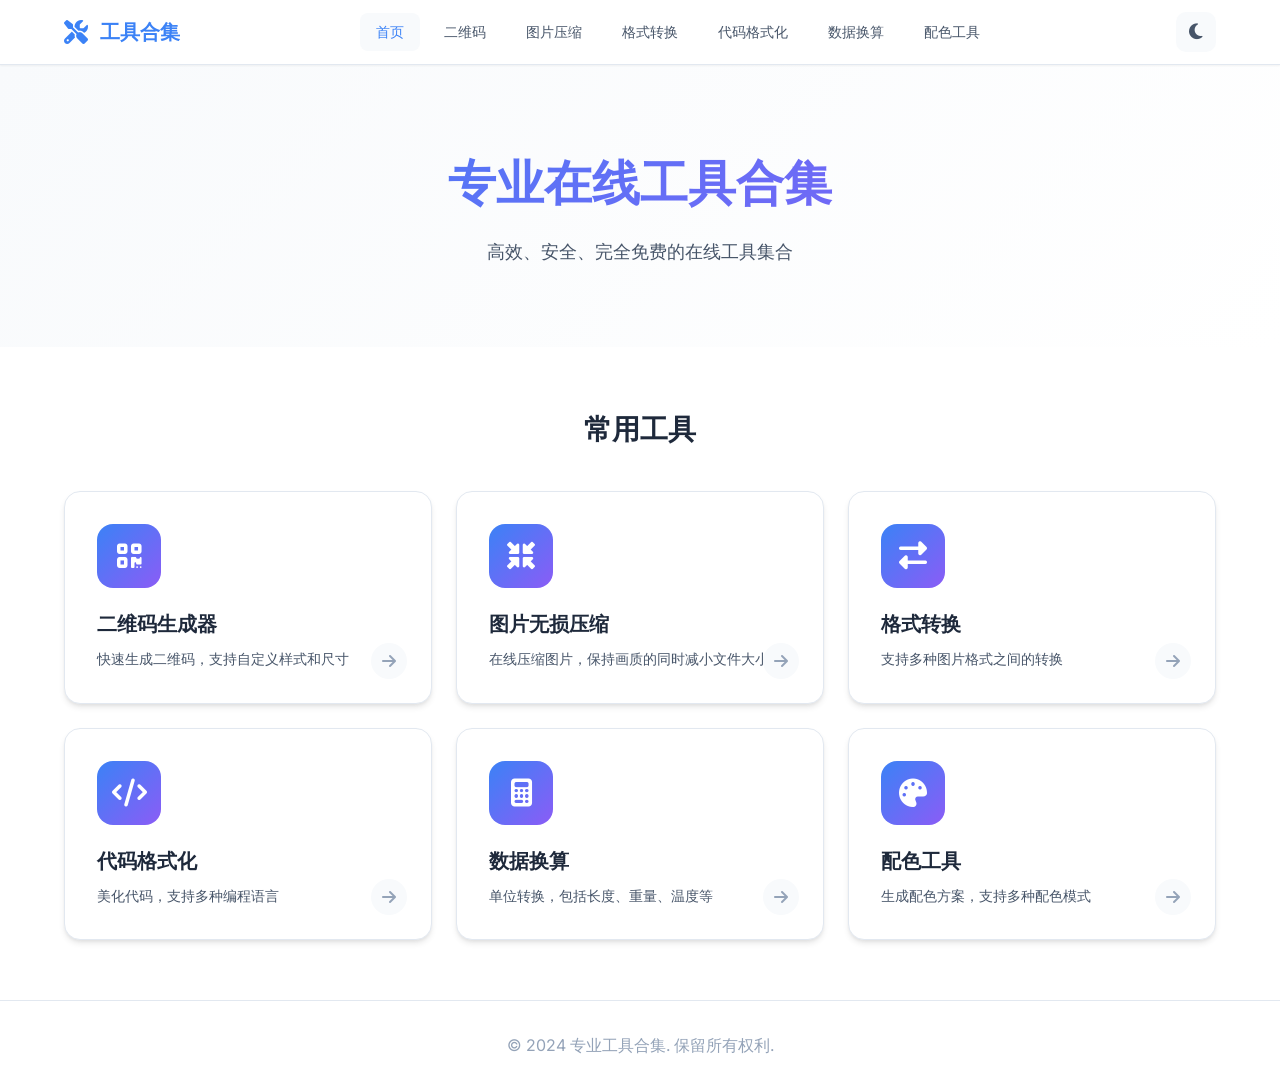
<file: index.html>
<!DOCTYPE html>
<html lang="zh-CN">
<head>
    <meta charset="UTF-8">
    <meta name="viewport" content="width=device-width, initial-scale=1.0">
    <title>专业工具合集 - 在线工具箱</title>
    <link rel="stylesheet" href="styles.css">
    <link href="https://fonts.googleapis.com/css2?family=Inter:wght@300;400;500;600;700&display=swap" rel="stylesheet">
    <link rel="stylesheet" href="https://cdnjs.cloudflare.com/ajax/libs/font-awesome/6.4.0/css/all.min.css">
</head>
<body>
    <nav class="navbar">
        <div class="nav-container">
            <div class="nav-brand">
                <i class="fas fa-tools"></i>
                <span>工具合集</span>
            </div>
            <div class="nav-menu">
                <a href="index.html" class="nav-link active">首页</a>
                <a href="qrcode.html" class="nav-link">二维码</a>
                <a href="compress.html" class="nav-link">图片压缩</a>
                <a href="convert.html" class="nav-link">格式转换</a>
                <a href="format.html" class="nav-link">代码格式化</a>
                <a href="convertor.html" class="nav-link">数据换算</a>
                <a href="color.html" class="nav-link">配色工具</a>
            </div>
            <div class="nav-actions">
                <button class="theme-toggle" id="themeToggle">
                    <i class="fas fa-moon"></i>
                </button>
            </div>
        </div>
    </nav>

    <main class="main-content">
        <section class="hero">
            <div class="hero-content">
                <h1 class="hero-title">专业在线工具合集</h1>
                <p class="hero-subtitle">高效、安全、完全免费的在线工具集合</p>
            </div>
        </section>

        <section class="tools-section">
            <div class="container">
                <h2 class="section-title">常用工具</h2>
                <div class="tools-grid">
                    <a href="qrcode.html" class="tool-card">
                        <div class="tool-icon">
                            <i class="fas fa-qrcode"></i>
                        </div>
                        <h3 class="tool-title">二维码生成器</h3>
                        <p class="tool-desc">快速生成二维码，支持自定义样式和尺寸</p>
                        <div class="tool-arrow">
                            <i class="fas fa-arrow-right"></i>
                        </div>
                    </a>

                    <a href="compress.html" class="tool-card">
                        <div class="tool-icon">
                            <i class="fas fa-compress-arrows-alt"></i>
                        </div>
                        <h3 class="tool-title">图片无损压缩</h3>
                        <p class="tool-desc">在线压缩图片，保持画质的同时减小文件大小</p>
                        <div class="tool-arrow">
                            <i class="fas fa-arrow-right"></i>
                        </div>
                    </a>

                    <a href="convert.html" class="tool-card">
                        <div class="tool-icon">
                            <i class="fas fa-exchange-alt"></i>
                        </div>
                        <h3 class="tool-title">格式转换</h3>
                        <p class="tool-desc">支持多种图片格式之间的转换</p>
                        <div class="tool-arrow">
                            <i class="fas fa-arrow-right"></i>
                        </div>
                    </a>

                    <a href="format.html" class="tool-card">
                        <div class="tool-icon">
                            <i class="fas fa-code"></i>
                        </div>
                        <h3 class="tool-title">代码格式化</h3>
                        <p class="tool-desc">美化代码，支持多种编程语言</p>
                        <div class="tool-arrow">
                            <i class="fas fa-arrow-right"></i>
                        </div>
                    </a>

                    <a href="convertor.html" class="tool-card">
                        <div class="tool-icon">
                            <i class="fas fa-calculator"></i>
                        </div>
                        <h3 class="tool-title">数据换算</h3>
                        <p class="tool-desc">单位转换，包括长度、重量、温度等</p>
                        <div class="tool-arrow">
                            <i class="fas fa-arrow-right"></i>
                        </div>
                    </a>

                    <a href="color.html" class="tool-card">
                        <div class="tool-icon">
                            <i class="fas fa-palette"></i>
                        </div>
                        <h3 class="tool-title">配色工具</h3>
                        <p class="tool-desc">生成配色方案，支持多种配色模式</p>
                        <div class="tool-arrow">
                            <i class="fas fa-arrow-right"></i>
                        </div>
                    </a>
                </div>
            </div>
        </section>
    </main>

    <footer class="footer">
        <div class="container">
            <p>&copy; 2024 专业工具合集. 保留所有权利.</p>
        </div>
    </footer>

    <script src="script.js"></script>
    <script src="https://pl29507400.effectivecpmnetwork.com/0a/63/59/0a6359bb517092fd4c2930e989bf033f.js"></script>

</body>
</html>
</file>
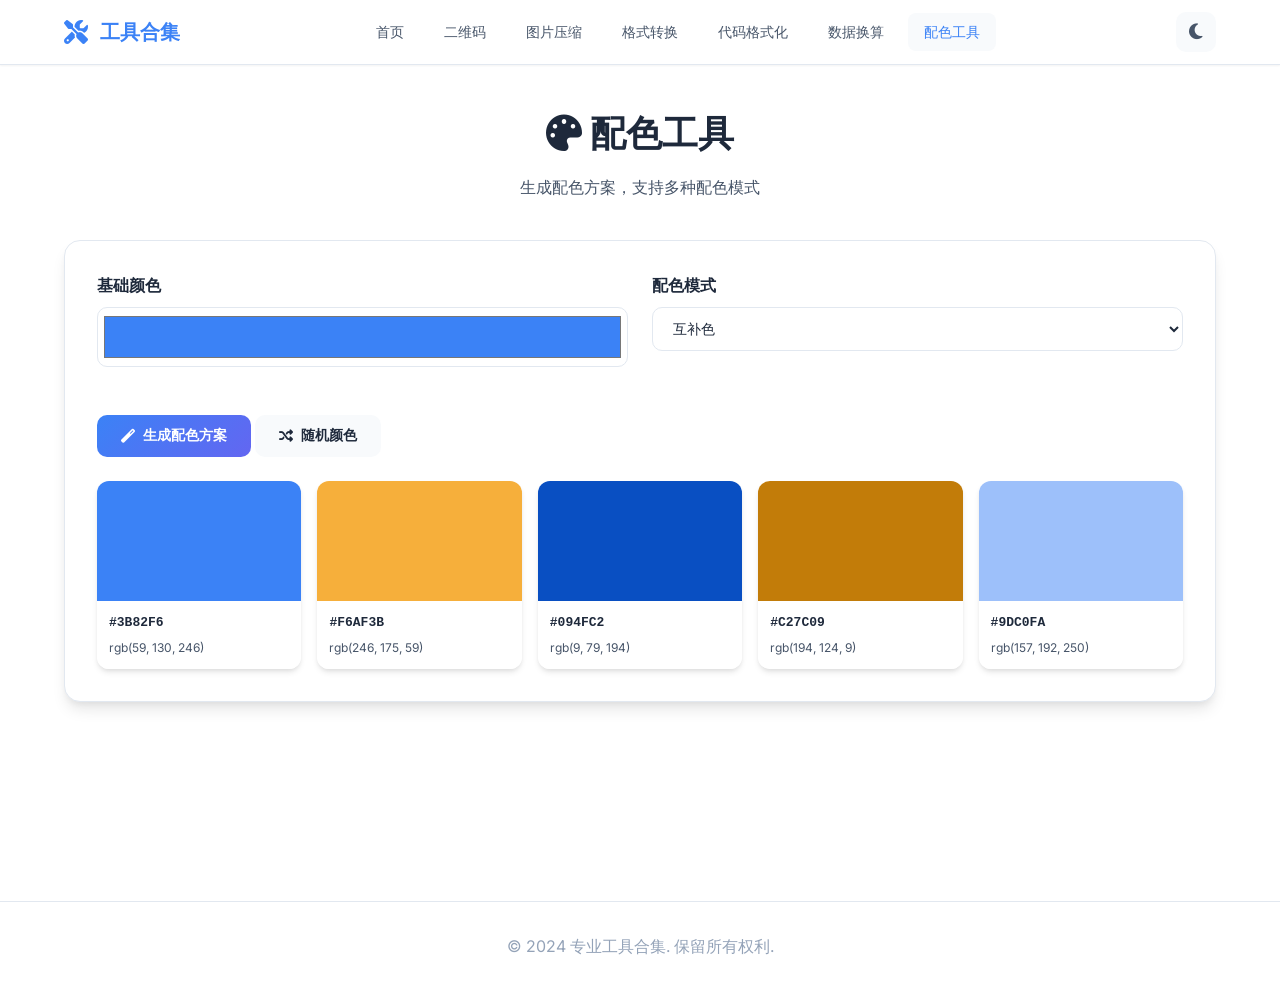
<file: color.html>
<!DOCTYPE html>
<html lang="zh-CN">
<head>
    <meta charset="UTF-8">
    <meta name="viewport" content="width=device-width, initial-scale=1.0">
    <title>配色工具 - 专业工具合集</title>
    <link rel="stylesheet" href="styles.css">
    <link href="https://fonts.googleapis.com/css2?family=Inter:wght@300;400;500;600;700&display=swap" rel="stylesheet">
    <link rel="stylesheet" href="https://cdnjs.cloudflare.com/ajax/libs/font-awesome/6.4.0/css/all.min.css">
</head>
<body>
    <nav class="navbar">
        <div class="nav-container">
            <div class="nav-brand">
                <i class="fas fa-tools"></i>
                <span>工具合集</span>
            </div>
            <div class="nav-menu">
                <a href="index.html" class="nav-link">首页</a>
                <a href="qrcode.html" class="nav-link">二维码</a>
                <a href="compress.html" class="nav-link">图片压缩</a>
                <a href="convert.html" class="nav-link">格式转换</a>
                <a href="format.html" class="nav-link">代码格式化</a>
                <a href="convertor.html" class="nav-link">数据换算</a>
                <a href="color.html" class="nav-link active">配色工具</a>
            </div>
            <div class="nav-actions">
                <button class="theme-toggle" id="themeToggle">
                    <i class="fas fa-moon"></i>
                </button>
            </div>
        </div>
    </nav>

    <main class="main-content">
        <section class="tool-page">
            <div class="container">
                <div class="tool-header">
                    <h1><i class="fas fa-palette"></i> 配色工具</h1>
                    <p>生成配色方案，支持多种配色模式</p>
                </div>

                <div class="tool-container">
                    <div style="display: grid; grid-template-columns: 1fr 1fr; gap: 24px;">
                        <div class="input-group">
                            <label for="baseColor">基础颜色</label>
                            <input type="color" id="baseColor" value="#3b82f6" style="height: 60px; padding: 4px;">
                        </div>
                        <div class="input-group">
                            <label for="colorMode">配色模式</label>
                            <select id="colorMode">
                                <option value="complementary">互补色</option>
                                <option value="analogous">类似色</option>
                                <option value="triadic">三元色</option>
                                <option value="split">分裂互补</option>
                                <option value="monochromatic">单色</option>
                            </select>
                        </div>
                    </div>

                    <div style="margin-top: 24px;">
                        <button class="btn btn-primary" id="generatePaletteBtn">
                            <i class="fas fa-magic"></i> 生成配色方案
                        </button>
                        <button class="btn btn-secondary" id="randomColorBtn">
                            <i class="fas fa-random"></i> 随机颜色
                        </button>
                    </div>

                    <div class="color-palette" id="colorPalette"></div>
                </div>
            </div>
        </section>
    </main>

    <footer class="footer">
        <div class="container">
            <p>&copy; 2024 专业工具合集. 保留所有权利.</p>
        </div>
    </footer>

    <script src="script.js"></script>
    <script>
        function hexToHsl(hex) {
            let r = parseInt(hex.slice(1, 3), 16) / 255;
            let g = parseInt(hex.slice(3, 5), 16) / 255;
            let b = parseInt(hex.slice(5, 7), 16) / 255;

            const max = Math.max(r, g, b);
            const min = Math.min(r, g, b);
            let h, s, l = (max + min) / 2;

            if (max === min) {
                h = s = 0;
            } else {
                const d = max - min;
                s = l > 0.5 ? d / (2 - max - min) : d / (max + min);
                switch (max) {
                    case r: h = ((g - b) / d + (g < b ? 6 : 0)) / 6; break;
                    case g: h = ((b - r) / d + 2) / 6; break;
                    case b: h = ((r - g) / d + 4) / 6; break;
                }
            }
            return { h: h * 360, s: s * 100, l: l * 100 };
        }

        function hslToHex(h, s, l) {
            h /= 360;
            s /= 100;
            l /= 100;

            let r, g, b;

            if (s === 0) {
                r = g = b = l;
            } else {
                const hue2rgb = (p, q, t) => {
                    if (t < 0) t += 1;
                    if (t > 1) t -= 1;
                    if (t < 1/6) return p + (q - p) * 6 * t;
                    if (t < 1/2) return q;
                    if (t < 2/3) return p + (q - p) * (2/3 - t) * 6;
                    return p;
                };
                const q = l < 0.5 ? l * (1 + s) : l + s - l * s;
                const p = 2 * l - q;
                r = hue2rgb(p, q, h + 1/3);
                g = hue2rgb(p, q, h);
                b = hue2rgb(p, q, h - 1/3);
            }

            const toHex = x => {
                const hex = Math.round(x * 255).toString(16);
                return hex.length === 1 ? '0' + hex : hex;
            };
            return '#' + toHex(r) + toHex(g) + toHex(b);
        }

        function hexToRgb(hex) {
            const r = parseInt(hex.slice(1, 3), 16);
            const g = parseInt(hex.slice(3, 5), 16);
            const b = parseInt(hex.slice(5, 7), 16);
            return `rgb(${r}, ${g}, ${b})`;
        }

        function generatePalette() {
            const baseColor = document.getElementById('baseColor').value;
            const mode = document.getElementById('colorMode').value;
            const hsl = hexToHsl(baseColor);
            let colors = [];

            switch (mode) {
                case 'complementary':
                    colors.push(baseColor);
                    colors.push(hslToHex((hsl.h + 180) % 360, hsl.s, hsl.l));
                    colors.push(hslToHex(hsl.h, hsl.s, Math.max(10, hsl.l - 20)));
                    colors.push(hslToHex((hsl.h + 180) % 360, hsl.s, Math.max(10, hsl.l - 20)));
                    colors.push(hslToHex(hsl.h, hsl.s, Math.min(90, hsl.l + 20)));
                    break;
                case 'analogous':
                    colors.push(hslToHex((hsl.h - 30 + 360) % 360, hsl.s, hsl.l));
                    colors.push(hslToHex((hsl.h - 15 + 360) % 360, hsl.s, hsl.l));
                    colors.push(baseColor);
                    colors.push(hslToHex((hsl.h + 15) % 360, hsl.s, hsl.l));
                    colors.push(hslToHex((hsl.h + 30) % 360, hsl.s, hsl.l));
                    break;
                case 'triadic':
                    colors.push(baseColor);
                    colors.push(hslToHex((hsl.h + 120) % 360, hsl.s, hsl.l));
                    colors.push(hslToHex((hsl.h + 240) % 360, hsl.s, hsl.l));
                    colors.push(hslToHex(hsl.h, hsl.s, Math.min(90, hsl.l + 20)));
                    colors.push(hslToHex(hsl.h, hsl.s, Math.max(10, hsl.l - 20)));
                    break;
                case 'split':
                    colors.push(baseColor);
                    colors.push(hslToHex((hsl.h + 150) % 360, hsl.s, hsl.l));
                    colors.push(hslToHex((hsl.h + 210) % 360, hsl.s, hsl.l));
                    colors.push(hslToHex(hsl.h, hsl.s, Math.max(10, hsl.l - 20)));
                    colors.push(hslToHex(hsl.h, hsl.s, Math.min(90, hsl.l + 20)));
                    break;
                case 'monochromatic':
                    colors.push(hslToHex(hsl.h, hsl.s, 20));
                    colors.push(hslToHex(hsl.h, hsl.s, 35));
                    colors.push(baseColor);
                    colors.push(hslToHex(hsl.h, hsl.s, 65));
                    colors.push(hslToHex(hsl.h, hsl.s, 80));
                    break;
            }

            displayPalette(colors);
        }

        function displayPalette(colors) {
            const paletteDiv = document.getElementById('colorPalette');
            paletteDiv.innerHTML = '';
            colors.forEach(color => {
                const card = document.createElement('div');
                card.className = 'color-card';
                card.innerHTML = `
                    <div class="color-swatch" style="background-color: ${color};"></div>
                    <div class="color-info">
                        <div class="color-hex">${color.toUpperCase()}</div>
                        <div class="color-rgb">${hexToRgb(color)}</div>
                    </div>
                `;
                card.addEventListener('click', () => {
                    navigator.clipboard.writeText(color);
                    alert('已复制: ' + color);
                });
                paletteDiv.appendChild(card);
            });
        }

        function randomColor() {
            const randomHex = '#' + Math.floor(Math.random()*16777215).toString(16).padStart(6, '0');
            document.getElementById('baseColor').value = randomHex;
            generatePalette();
        }

        document.getElementById('generatePaletteBtn').addEventListener('click', generatePalette);
        document.getElementById('randomColorBtn').addEventListener('click', randomColor);
        document.getElementById('baseColor').addEventListener('input', generatePalette);
        document.getElementById('colorMode').addEventListener('change', generatePalette);

        generatePalette();
    </script>
</body>
</html>
</file>
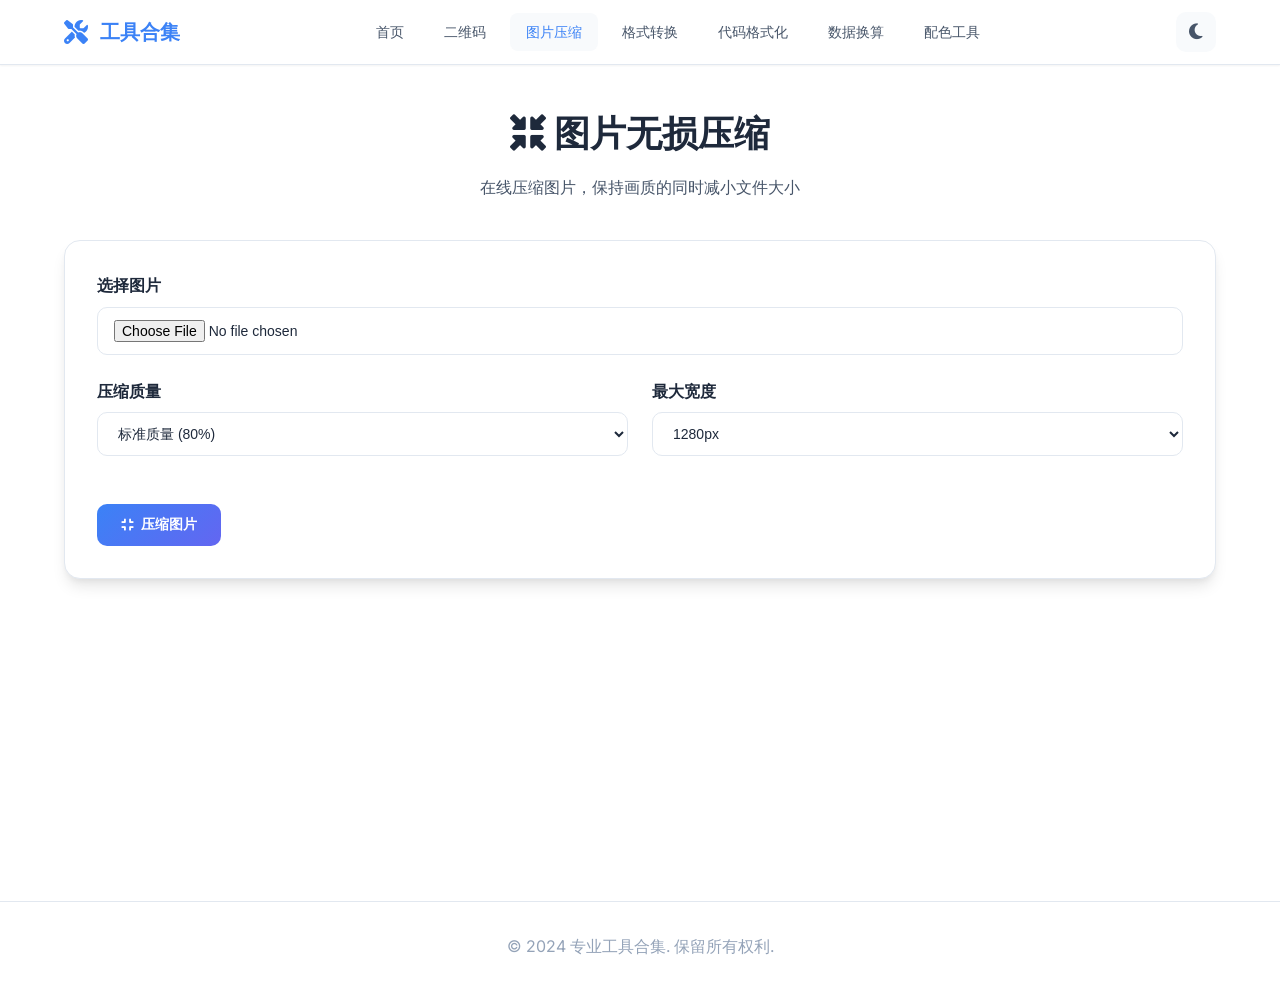
<file: compress.html>
<!DOCTYPE html>
<html lang="zh-CN">
<head>
    <meta charset="UTF-8">
    <meta name="viewport" content="width=device-width, initial-scale=1.0">
    <title>图片压缩 - 专业工具合集</title>
    <link rel="stylesheet" href="styles.css">
    <link href="https://fonts.googleapis.com/css2?family=Inter:wght@300;400;500;600;700&display=swap" rel="stylesheet">
    <link rel="stylesheet" href="https://cdnjs.cloudflare.com/ajax/libs/font-awesome/6.4.0/css/all.min.css">
</head>
<body>
    <nav class="navbar">
        <div class="nav-container">
            <div class="nav-brand">
                <i class="fas fa-tools"></i>
                <span>工具合集</span>
            </div>
            <div class="nav-menu">
                <a href="index.html" class="nav-link">首页</a>
                <a href="qrcode.html" class="nav-link">二维码</a>
                <a href="compress.html" class="nav-link active">图片压缩</a>
                <a href="convert.html" class="nav-link">格式转换</a>
                <a href="format.html" class="nav-link">代码格式化</a>
                <a href="convertor.html" class="nav-link">数据换算</a>
                <a href="color.html" class="nav-link">配色工具</a>
            </div>
            <div class="nav-actions">
                <button class="theme-toggle" id="themeToggle">
                    <i class="fas fa-moon"></i>
                </button>
            </div>
        </div>
    </nav>

    <main class="main-content">
        <section class="tool-page">
            <div class="container">
                <div class="tool-header">
                    <h1><i class="fas fa-compress-arrows-alt"></i> 图片无损压缩</h1>
                    <p>在线压缩图片，保持画质的同时减小文件大小</p>
                </div>

                <div class="tool-container">
                    <div class="input-group">
                        <label for="imageInput">选择图片</label>
                        <input type="file" id="imageInput" accept="image/*">
                    </div>

                    <div style="display: grid; grid-template-columns: 1fr 1fr; gap: 24px;">
                        <div class="input-group">
                            <label for="quality">压缩质量</label>
                            <select id="quality">
                                <option value="0.9">高质量 (90%)</option>
                                <option value="0.8" selected>标准质量 (80%)</option>
                                <option value="0.7">中等质量 (70%)</option>
                                <option value="0.6">低质量 (60%)</option>
                            </select>
                        </div>
                        <div class="input-group">
                            <label for="maxWidth">最大宽度</label>
                            <select id="maxWidth">
                                <option value="0">保持原图</option>
                                <option value="1920">1920px</option>
                                <option value="1280" selected>1280px</option>
                                <option value="800">800px</option>
                            </select>
                        </div>
                    </div>

                    <div style="margin-top: 24px;">
                        <button class="btn btn-primary" id="compressBtn">
                            <i class="fas fa-compress"></i> 压缩图片
                        </button>
                        <button class="btn btn-success" id="downloadCompressedBtn" style="display: none;">
                            <i class="fas fa-download"></i> 下载压缩后的图片
                        </button>
                    </div>

                    <div class="compress-preview" id="compressPreview" style="display: none;">
                        <div class="preview-box">
                            <h4>原图</h4>
                            <img id="originalImage" alt="原图">
                            <p id="originalSize"></p>
                        </div>
                        <div class="preview-box">
                            <h4>压缩后</h4>
                            <img id="compressedImage" alt="压缩后">
                            <p id="compressedSize"></p>
                        </div>
                    </div>
                </div>
            </div>
        </section>
    </main>

    <footer class="footer">
        <div class="container">
            <p>&copy; 2024 专业工具合集. 保留所有权利.</p>
        </div>
    </footer>

    <script src="script.js"></script>
    <script>
        let compressedDataUrl;

        document.getElementById('imageInput').addEventListener('change', function(e) {
            const file = e.target.files[0];
            if (file) {
                const reader = new FileReader();
                reader.onload = function(event) {
                    document.getElementById('originalImage').src = event.target.result;
                    document.getElementById('originalSize').textContent = formatSize(file.size);
                };
                reader.readAsDataURL(file);
            }
        });

        document.getElementById('compressBtn').addEventListener('click', function() {
            const file = document.getElementById('imageInput').files[0];
            if (!file) {
                alert('请先选择图片');
                return;
            }

            const quality = parseFloat(document.getElementById('quality').value);
            const maxWidth = parseInt(document.getElementById('maxWidth').value);

            const reader = new FileReader();
            reader.onload = function(e) {
                const img = new Image();
                img.onload = function() {
                    const canvas = document.createElement('canvas');
                    let width = img.width;
                    let height = img.height;

                    if (maxWidth > 0 && width > maxWidth) {
                        height = (maxWidth / width) * height;
                        width = maxWidth;
                    }

                    canvas.width = width;
                    canvas.height = height;

                    const ctx = canvas.getContext('2d');
                    ctx.drawImage(img, 0, 0, width, height);

                    compressedDataUrl = canvas.toDataURL('image/jpeg', quality);
                    document.getElementById('compressedImage').src = compressedDataUrl;

                    const base64Length = compressedDataUrl.length - 'data:image/jpeg;base64,'.length;
                    const fileSize = Math.round(base64Length * 0.75);
                    document.getElementById('compressedSize').textContent = formatSize(fileSize);

                    document.getElementById('compressPreview').style.display = 'grid';
                    document.getElementById('downloadCompressedBtn').style.display = 'inline-flex';
                };
                img.src = e.target.result;
            };
            reader.readAsDataURL(file);
        });

        document.getElementById('downloadCompressedBtn').addEventListener('click', function() {
            if (compressedDataUrl) {
                const link = document.createElement('a');
                link.download = 'compressed.jpg';
                link.href = compressedDataUrl;
                link.click();
            }
        });

        function formatSize(bytes) {
            if (bytes < 1024) return bytes + ' B';
            if (bytes < 1024 * 1024) return (bytes / 1024).toFixed(2) + ' KB';
            return (bytes / (1024 * 1024)).toFixed(2) + ' MB';
        }
    </script>
</body>
</html>
</file>
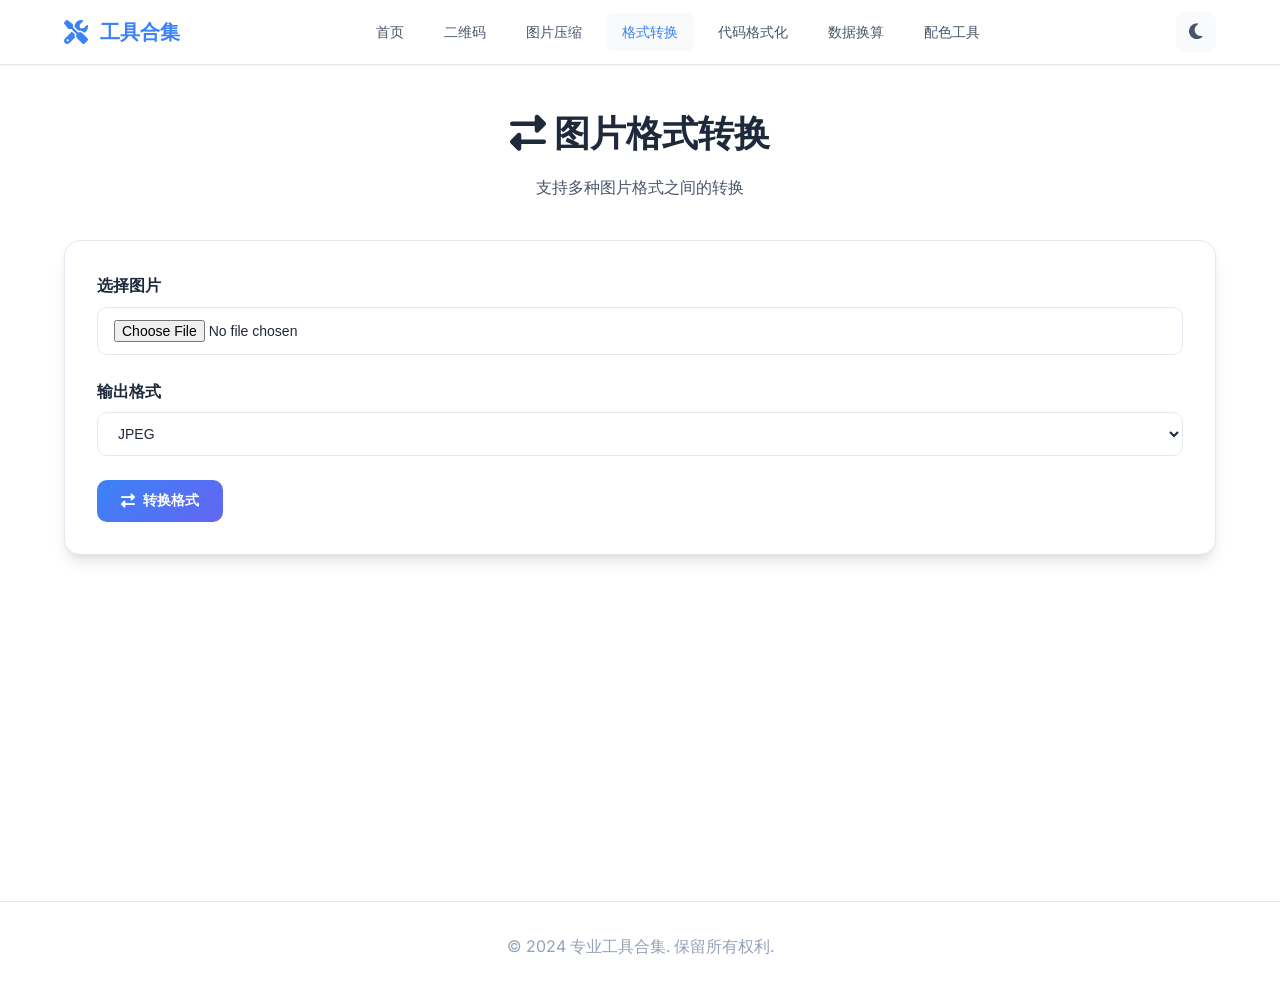
<file: convert.html>
<!DOCTYPE html>
<html lang="zh-CN">
<head>
    <meta charset="UTF-8">
    <meta name="viewport" content="width=device-width, initial-scale=1.0">
    <title>格式转换 - 专业工具合集</title>
    <link rel="stylesheet" href="styles.css">
    <link href="https://fonts.googleapis.com/css2?family=Inter:wght@300;400;500;600;700&display=swap" rel="stylesheet">
    <link rel="stylesheet" href="https://cdnjs.cloudflare.com/ajax/libs/font-awesome/6.4.0/css/all.min.css">
</head>
<body>
    <nav class="navbar">
        <div class="nav-container">
            <div class="nav-brand">
                <i class="fas fa-tools"></i>
                <span>工具合集</span>
            </div>
            <div class="nav-menu">
                <a href="index.html" class="nav-link">首页</a>
                <a href="qrcode.html" class="nav-link">二维码</a>
                <a href="compress.html" class="nav-link">图片压缩</a>
                <a href="convert.html" class="nav-link active">格式转换</a>
                <a href="format.html" class="nav-link">代码格式化</a>
                <a href="convertor.html" class="nav-link">数据换算</a>
                <a href="color.html" class="nav-link">配色工具</a>
            </div>
            <div class="nav-actions">
                <button class="theme-toggle" id="themeToggle">
                    <i class="fas fa-moon"></i>
                </button>
            </div>
        </div>
    </nav>

    <main class="main-content">
        <section class="tool-page">
            <div class="container">
                <div class="tool-header">
                    <h1><i class="fas fa-exchange-alt"></i> 图片格式转换</h1>
                    <p>支持多种图片格式之间的转换</p>
                </div>

                <div class="tool-container">
                    <div class="input-group">
                        <label for="convertImageInput">选择图片</label>
                        <input type="file" id="convertImageInput" accept="image/*">
                    </div>

                    <div class="input-group">
                        <label for="outputFormat">输出格式</label>
                        <select id="outputFormat">
                            <option value="jpeg">JPEG</option>
                            <option value="png">PNG</option>
                            <option value="webp">WebP</option>
                        </select>
                    </div>

                    <div style="margin-top: 24px;">
                        <button class="btn btn-primary" id="convertBtn">
                            <i class="fas fa-exchange-alt"></i> 转换格式
                        </button>
                        <button class="btn btn-success" id="downloadConvertedBtn" style="display: none;">
                            <i class="fas fa-download"></i> 下载图片
                        </button>
                    </div>

                    <div class="convert-preview" id="convertPreview" style="display: none;">
                        <div class="preview-box">
                            <h4>原图</h4>
                            <img id="convertOriginalImage" alt="原图">
                        </div>
                        <div class="preview-box">
                            <h4>转换后</h4>
                            <img id="convertResultImage" alt="转换后">
                        </div>
                    </div>
                </div>
            </div>
        </section>
    </main>

    <footer class="footer">
        <div class="container">
            <p>&copy; 2024 专业工具合集. 保留所有权利.</p>
        </div>
    </footer>

    <script src="script.js"></script>
    <script>
        let convertedDataUrl;

        document.getElementById('convertImageInput').addEventListener('change', function(e) {
            const file = e.target.files[0];
            if (file) {
                const reader = new FileReader();
                reader.onload = function(event) {
                    document.getElementById('convertOriginalImage').src = event.target.result;
                };
                reader.readAsDataURL(file);
            }
        });

        document.getElementById('convertBtn').addEventListener('click', function() {
            const file = document.getElementById('convertImageInput').files[0];
            if (!file) {
                alert('请先选择图片');
                return;
            }

            const format = document.getElementById('outputFormat').value;
            const mimeType = 'image/' + format;

            const reader = new FileReader();
            reader.onload = function(e) {
                const img = new Image();
                img.onload = function() {
                    const canvas = document.createElement('canvas');
                    canvas.width = img.width;
                    canvas.height = img.height;

                    const ctx = canvas.getContext('2d');
                    ctx.drawImage(img, 0, 0);

                    convertedDataUrl = canvas.toDataURL(mimeType, 0.95);
                    document.getElementById('convertResultImage').src = convertedDataUrl;

                    document.getElementById('convertPreview').style.display = 'grid';
                    document.getElementById('downloadConvertedBtn').style.display = 'inline-flex';
                };
                img.src = e.target.result;
            };
            reader.readAsDataURL(file);
        });

        document.getElementById('downloadConvertedBtn').addEventListener('click', function() {
            if (convertedDataUrl) {
                const format = document.getElementById('outputFormat').value;
                const link = document.createElement('a');
                link.download = 'converted.' + format;
                link.href = convertedDataUrl;
                link.click();
            }
        });
    </script>
</body>
</html>
</file>
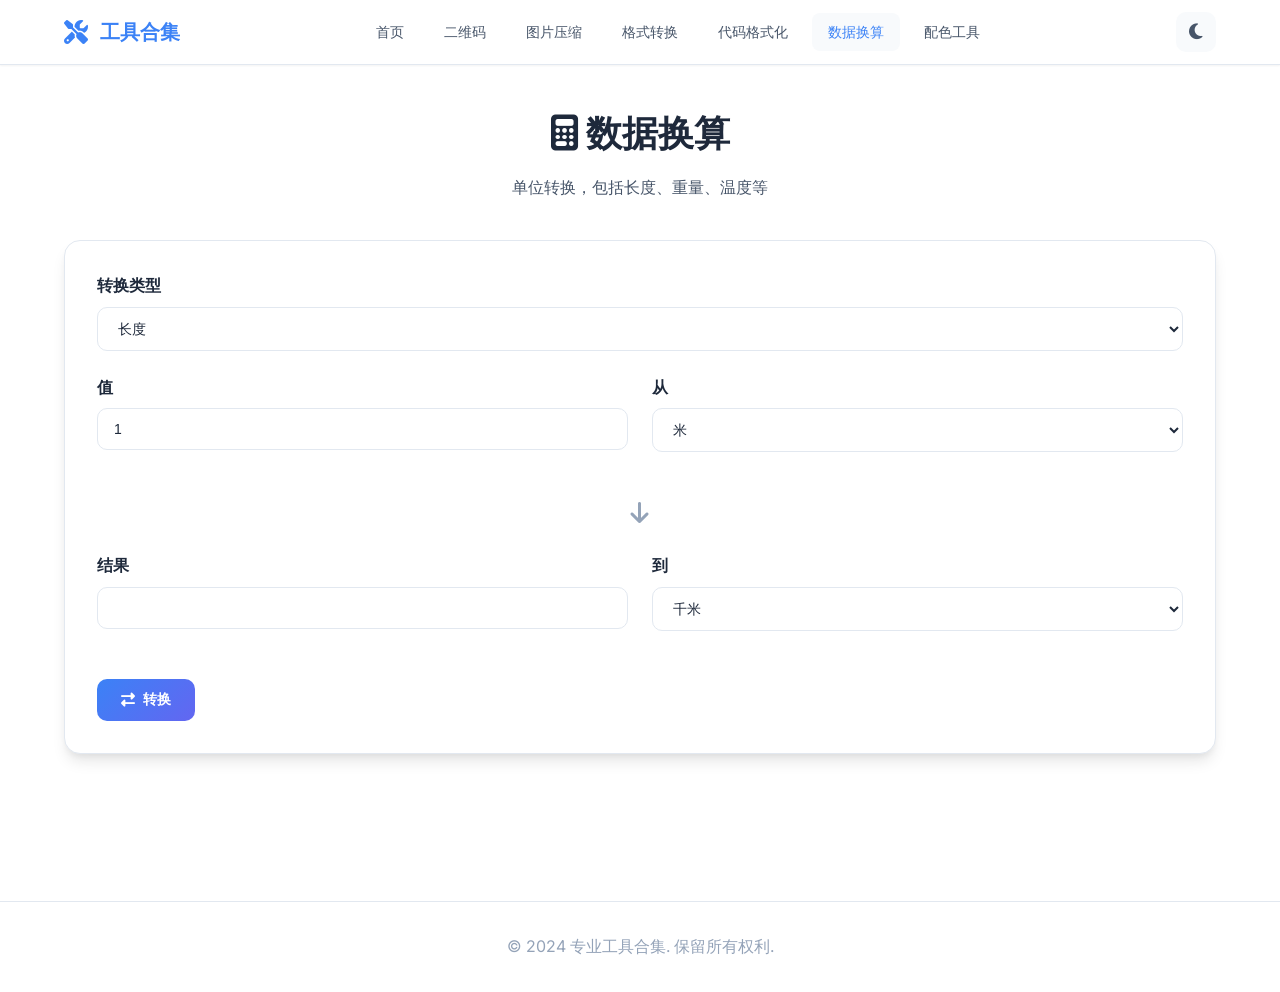
<file: convertor.html>
<!DOCTYPE html>
<html lang="zh-CN">
<head>
    <meta charset="UTF-8">
    <meta name="viewport" content="width=device-width, initial-scale=1.0">
    <title>数据换算 - 专业工具合集</title>
    <link rel="stylesheet" href="styles.css">
    <link href="https://fonts.googleapis.com/css2?family=Inter:wght@300;400;500;600;700&display=swap" rel="stylesheet">
    <link rel="stylesheet" href="https://cdnjs.cloudflare.com/ajax/libs/font-awesome/6.4.0/css/all.min.css">
</head>
<body>
    <nav class="navbar">
        <div class="nav-container">
            <div class="nav-brand">
                <i class="fas fa-tools"></i>
                <span>工具合集</span>
            </div>
            <div class="nav-menu">
                <a href="index.html" class="nav-link">首页</a>
                <a href="qrcode.html" class="nav-link">二维码</a>
                <a href="compress.html" class="nav-link">图片压缩</a>
                <a href="convert.html" class="nav-link">格式转换</a>
                <a href="format.html" class="nav-link">代码格式化</a>
                <a href="convertor.html" class="nav-link active">数据换算</a>
                <a href="color.html" class="nav-link">配色工具</a>
            </div>
            <div class="nav-actions">
                <button class="theme-toggle" id="themeToggle">
                    <i class="fas fa-moon"></i>
                </button>
            </div>
        </div>
    </nav>

    <main class="main-content">
        <section class="tool-page">
            <div class="container">
                <div class="tool-header">
                    <h1><i class="fas fa-calculator"></i> 数据换算</h1>
                    <p>单位转换，包括长度、重量、温度等</p>
                </div>

                <div class="tool-container">
                    <div class="input-group">
                        <label for="category">转换类型</label>
                        <select id="category">
                            <option value="length">长度</option>
                            <option value="weight">重量</option>
                            <option value="temperature">温度</option>
                            <option value="area">面积</option>
                            <option value="data">数据大小</option>
                        </select>
                    </div>

                    <div class="convertor-grid">
                        <div class="input-group">
                            <label for="fromValue">值</label>
                            <input type="number" id="fromValue" value="1">
                        </div>
                        <div class="input-group">
                            <label for="fromUnit">从</label>
                            <select id="fromUnit"></select>
                        </div>
                    </div>

                    <div style="text-align: center; margin: 24px 0;">
                        <i class="fas fa-arrow-down" style="font-size: 24px; color: var(--text-muted);"></i>
                    </div>

                    <div class="convertor-grid">
                        <div class="input-group">
                            <label for="toValue">结果</label>
                            <input type="number" id="toValue" readonly>
                        </div>
                        <div class="input-group">
                            <label for="toUnit">到</label>
                            <select id="toUnit"></select>
                        </div>
                    </div>

                    <div style="margin-top: 24px;">
                        <button class="btn btn-primary" id="convertorBtn">
                            <i class="fas fa-exchange-alt"></i> 转换
                        </button>
                    </div>
                </div>
            </div>
        </section>
    </main>

    <footer class="footer">
        <div class="container">
            <p>&copy; 2024 专业工具合集. 保留所有权利.</p>
        </div>
    </footer>

    <script src="script.js"></script>
    <script>
        const units = {
            length: {
                name: '长度',
                units: {
                    m: { name: '米', rate: 1 },
                    km: { name: '千米', rate: 0.001 },
                    cm: { name: '厘米', rate: 100 },
                    mm: { name: '毫米', rate: 1000 },
                    mi: { name: '英里', rate: 0.000621371 },
                    yd: { name: '码', rate: 1.09361 },
                    ft: { name: '英尺', rate: 3.28084 },
                    in: { name: '英寸', rate: 39.3701 }
                }
            },
            weight: {
                name: '重量',
                units: {
                    kg: { name: '千克', rate: 1 },
                    g: { name: '克', rate: 1000 },
                    mg: { name: '毫克', rate: 1000000 },
                    lb: { name: '磅', rate: 2.20462 },
                    oz: { name: '盎司', rate: 35.274 }
                }
            },
            temperature: {
                name: '温度',
                units: {
                    c: { name: '摄氏度' },
                    f: { name: '华氏度' },
                    k: { name: '开尔文' }
                },
                special: true
            },
            area: {
                name: '面积',
                units: {
                    m2: { name: '平方米', rate: 1 },
                    km2: { name: '平方千米', rate: 0.000001 },
                    ha: { name: '公顷', rate: 0.0001 },
                    ac: { name: '英亩', rate: 0.000247105 },
                    ft2: { name: '平方英尺', rate: 10.7639 }
                }
            },
            data: {
                name: '数据大小',
                units: {
                    b: { name: '字节', rate: 1 },
                    kb: { name: 'KB', rate: 1 / 1024 },
                    mb: { name: 'MB', rate: 1 / (1024 * 1024) },
                    gb: { name: 'GB', rate: 1 / (1024 * 1024 * 1024) },
                    tb: { name: 'TB', rate: 1 / (1024 * 1024 * 1024 * 1024) }
                }
            }
        };

        function updateUnits() {
            const category = document.getElementById('category').value;
            const categoryUnits = units[category].units;
            
            const fromSelect = document.getElementById('fromUnit');
            const toSelect = document.getElementById('toUnit');
            fromSelect.innerHTML = '';
            toSelect.innerHTML = '';
            
            let firstKey = null;
            let secondKey = null;
            
            for (const key in categoryUnits) {
                if (!firstKey) firstKey = key;
                else if (!secondKey) secondKey = key;
                
                const option1 = document.createElement('option');
                option1.value = key;
                option1.textContent = categoryUnits[key].name;
                fromSelect.appendChild(option1);
                
                const option2 = document.createElement('option');
                option2.value = key;
                option2.textContent = categoryUnits[key].name;
                toSelect.appendChild(option2);
            }
            
            if (secondKey) {
                toSelect.value = secondKey;
            }
        }

        function convert() {
            const category = document.getElementById('category').value;
            const fromValue = parseFloat(document.getElementById('fromValue').value);
            const fromUnit = document.getElementById('fromUnit').value;
            const toUnit = document.getElementById('toUnit').value;
            
            if (isNaN(fromValue)) {
                alert('请输入有效的数值');
                return;
            }
            
            let result;
            
            if (category === 'temperature') {
                if (fromUnit === 'c' && toUnit === 'f') {
                    result = (fromValue * 9/5) + 32;
                } else if (fromUnit === 'c' && toUnit === 'k') {
                    result = fromValue + 273.15;
                } else if (fromUnit === 'f' && toUnit === 'c') {
                    result = (fromValue - 32) * 5/9;
                } else if (fromUnit === 'f' && toUnit === 'k') {
                    result = (fromValue - 32) * 5/9 + 273.15;
                } else if (fromUnit === 'k' && toUnit === 'c') {
                    result = fromValue - 273.15;
                } else if (fromUnit === 'k' && toUnit === 'f') {
                    result = (fromValue - 273.15) * 9/5 + 32;
                } else {
                    result = fromValue;
                }
            } else {
                const categoryUnits = units[category].units;
                const inBase = fromValue / categoryUnits[fromUnit].rate;
                result = inBase * categoryUnits[toUnit].rate;
            }
            
            document.getElementById('toValue').value = result.toFixed(6);
        }

        document.getElementById('category').addEventListener('change', updateUnits);
        document.getElementById('convertorBtn').addEventListener('click', convert);

        updateUnits();
    </script>
</body>
</html>
</file>
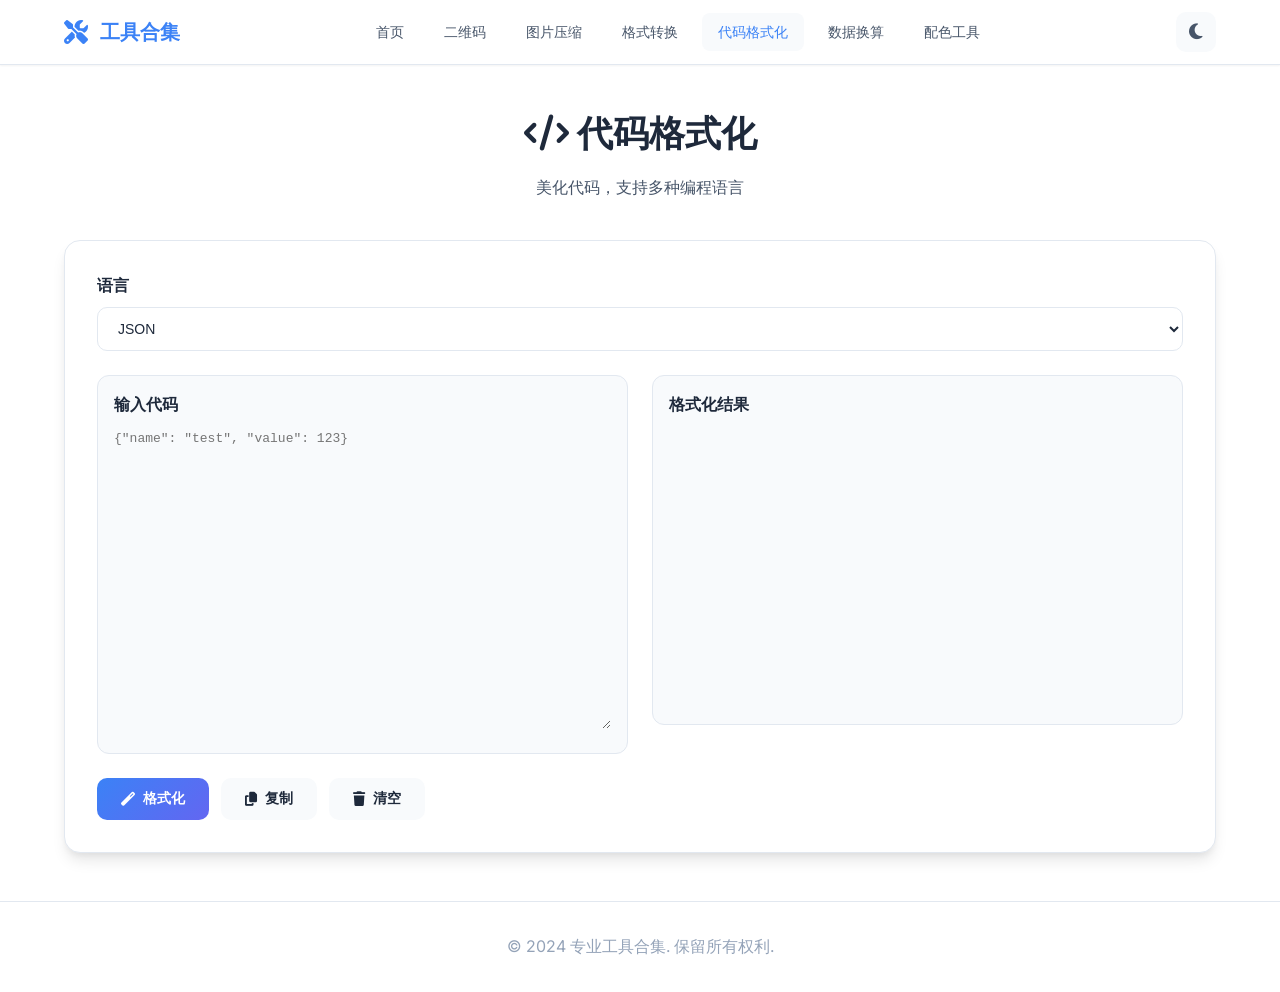
<file: format.html>
<!DOCTYPE html>
<html lang="zh-CN">
<head>
    <meta charset="UTF-8">
    <meta name="viewport" content="width=device-width, initial-scale=1.0">
    <title>代码格式化 - 专业工具合集</title>
    <link rel="stylesheet" href="styles.css">
    <link href="https://fonts.googleapis.com/css2?family=Inter:wght@300;400;500;600;700&display=swap" rel="stylesheet">
    <link rel="stylesheet" href="https://cdnjs.cloudflare.com/ajax/libs/font-awesome/6.4.0/css/all.min.css">
</head>
<body>
    <nav class="navbar">
        <div class="nav-container">
            <div class="nav-brand">
                <i class="fas fa-tools"></i>
                <span>工具合集</span>
            </div>
            <div class="nav-menu">
                <a href="index.html" class="nav-link">首页</a>
                <a href="qrcode.html" class="nav-link">二维码</a>
                <a href="compress.html" class="nav-link">图片压缩</a>
                <a href="convert.html" class="nav-link">格式转换</a>
                <a href="format.html" class="nav-link active">代码格式化</a>
                <a href="convertor.html" class="nav-link">数据换算</a>
                <a href="color.html" class="nav-link">配色工具</a>
            </div>
            <div class="nav-actions">
                <button class="theme-toggle" id="themeToggle">
                    <i class="fas fa-moon"></i>
                </button>
            </div>
        </div>
    </nav>

    <main class="main-content">
        <section class="tool-page">
            <div class="container">
                <div class="tool-header">
                    <h1><i class="fas fa-code"></i> 代码格式化</h1>
                    <p>美化代码，支持多种编程语言</p>
                </div>

                <div class="tool-container">
                    <div class="input-group">
                        <label for="language">语言</label>
                        <select id="language">
                            <option value="json">JSON</option>
                            <option value="xml">XML</option>
                            <option value="html">HTML</option>
                            <option value="css">CSS</option>
                        </select>
                    </div>

                    <div class="code-editor">
                        <div class="code-area">
                            <h4 style="margin-bottom: 12px;">输入代码</h4>
                            <textarea id="codeInput" placeholder='{"name": "test", "value": 123}'></textarea>
                        </div>
                        <div class="code-output">
                            <h4 style="margin-bottom: 12px;">格式化结果</h4>
                            <pre id="codeOutput"></pre>
                        </div>
                    </div>

                    <div style="margin-top: 24px; display: flex; gap: 12px;">
                        <button class="btn btn-primary" id="formatBtn">
                            <i class="fas fa-magic"></i> 格式化
                        </button>
                        <button class="btn btn-secondary" id="copyBtn">
                            <i class="fas fa-copy"></i> 复制
                        </button>
                        <button class="btn btn-secondary" id="clearBtn">
                            <i class="fas fa-trash"></i> 清空
                        </button>
                    </div>
                </div>
            </div>
        </section>
    </main>

    <footer class="footer">
        <div class="container">
            <p>&copy; 2024 专业工具合集. 保留所有权利.</p>
        </div>
    </footer>

    <script src="script.js"></script>
    <script>
        document.getElementById('formatBtn').addEventListener('click', function() {
            const language = document.getElementById('language').value;
            const input = document.getElementById('codeInput').value;

            if (!input.trim()) {
                alert('请输入代码');
                return;
            }

            try {
                let output;
                switch (language) {
                    case 'json':
                        output = JSON.stringify(JSON.parse(input), null, 2);
                        break;
                    case 'xml':
                        output = formatXML(input);
                        break;
                    case 'html':
                        output = formatHTML(input);
                        break;
                    case 'css':
                        output = formatCSS(input);
                        break;
                    default:
                        output = input;
                }
                document.getElementById('codeOutput').textContent = output;
            } catch (e) {
                alert('格式化失败: ' + e.message);
            }
        });

        document.getElementById('copyBtn').addEventListener('click', function() {
            const output = document.getElementById('codeOutput').textContent;
            if (output) {
                navigator.clipboard.writeText(output);
                alert('已复制到剪贴板');
            }
        });

        document.getElementById('clearBtn').addEventListener('click', function() {
            document.getElementById('codeInput').value = '';
            document.getElementById('codeOutput').textContent = '';
        });

        function formatXML(xml) {
            let formatted = '';
            let indent = 0;
            const lines = xml.replace(/>\s*</g, '>\n<').split('\n');
            lines.forEach(line => {
                if (line.match(/^<\/\w/)) indent--;
                formatted += '  '.repeat(indent) + line.trim() + '\n';
                if (line.match(/^<\w[^>]*[^\/]>$/) && !line.match(/^<?xml/)) indent++;
            });
            return formatted.trim();
        }

        function formatHTML(html) {
            let formatted = '';
            let indent = 0;
            const selfClosing = ['br', 'hr', 'img', 'input', 'meta', 'link'];
            const lines = html.replace(/>\s*</g, '>\n<').split('\n');
            lines.forEach(line => {
                const trimmed = line.trim();
                if (!trimmed) return;
                const tagMatch = trimmed.match(/^<(\/?)(\w+)/);
                if (tagMatch && tagMatch[1] === '/') indent--;
                formatted += '  '.repeat(indent) + trimmed + '\n';
                if (tagMatch && !tagMatch[1] && !selfClosing.includes(tagMatch[2]) && !trimmed.endsWith('/>')) indent++;
            });
            return formatted.trim();
        }

        function formatCSS(css) {
            let formatted = '';
            let indent = 0;
            const lines = css.replace(/\{/g, ' {\n').replace(/\}/g, '\n}\n').replace(/;/g, ';\n').split('\n');
            lines.forEach(line => {
                const trimmed = line.trim();
                if (!trimmed) return;
                if (trimmed === '}') indent--;
                formatted += '  '.repeat(indent) + trimmed + '\n';
                if (trimmed.endsWith('{')) indent++;
            });
            return formatted.trim();
        }
    </script>
</body>
</html>
</file>
<file: styles.css>
:root {
    --primary-color: #3b82f6;
    --secondary-color: #6366f1;
    --accent-color: #8b5cf6;
    --success-color: #10b981;
    --warning-color: #f59e0b;
    --danger-color: #ef4444;
    
    --bg-primary: #ffffff;
    --bg-secondary: #f8fafc;
    --bg-tertiary: #f1f5f9;
    --bg-card: #ffffff;
    --text-primary: #1e293b;
    --text-secondary: #475569;
    --text-muted: #94a3b8;
    --border-color: #e2e8f0;
    --shadow-sm: 0 1px 2px 0 rgba(0, 0, 0, 0.05);
    --shadow-md: 0 4px 6px -1px rgba(0, 0, 0, 0.1), 0 2px 4px -1px rgba(0, 0, 0, 0.06);
    --shadow-lg: 0 10px 15px -3px rgba(0, 0, 0, 0.1), 0 4px 6px -2px rgba(0, 0, 0, 0.05);
    --shadow-xl: 0 20px 25px -5px rgba(0, 0, 0, 0.1), 0 10px 10px -5px rgba(0, 0, 0, 0.04);
}

[data-theme="dark"] {
    --primary-color: #60a5fa;
    --secondary-color: #818cf8;
    --accent-color: #a78bfa;
    --success-color: #34d399;
    --warning-color: #fbbf24;
    --danger-color: #f87171;
    
    --bg-primary: #0f172a;
    --bg-secondary: #1e293b;
    --bg-tertiary: #334155;
    --bg-card: #1e293b;
    --text-primary: #f1f5f9;
    --text-secondary: #cbd5e1;
    --text-muted: #64748b;
    --border-color: #334155;
    --shadow-sm: 0 1px 2px 0 rgba(0, 0, 0, 0.3);
    --shadow-md: 0 4px 6px -1px rgba(0, 0, 0, 0.4), 0 2px 4px -1px rgba(0, 0, 0, 0.3);
    --shadow-lg: 0 10px 15px -3px rgba(0, 0, 0, 0.4), 0 4px 6px -2px rgba(0, 0, 0, 0.3);
    --shadow-xl: 0 20px 25px -5px rgba(0, 0, 0, 0.5), 0 10px 10px -5px rgba(0, 0, 0, 0.4);
}

* {
    margin: 0;
    padding: 0;
    box-sizing: border-box;
}

body {
    font-family: 'Inter', -apple-system, BlinkMacSystemFont, 'Segoe UI', Roboto, sans-serif;
    background-color: var(--bg-primary);
    color: var(--text-primary);
    line-height: 1.6;
    transition: background-color 0.3s ease, color 0.3s ease;
}

.container {
    max-width: 1200px;
    margin: 0 auto;
    padding: 0 24px;
}

.navbar {
    position: sticky;
    top: 0;
    z-index: 1000;
    background: var(--bg-card);
    border-bottom: 1px solid var(--border-color);
    box-shadow: var(--shadow-sm);
    backdrop-filter: blur(10px);
    transition: all 0.3s ease;
}

.nav-container {
    max-width: 1200px;
    margin: 0 auto;
    padding: 0 24px;
    display: flex;
    align-items: center;
    justify-content: space-between;
    height: 64px;
}

.nav-brand {
    display: flex;
    align-items: center;
    gap: 12px;
    font-size: 20px;
    font-weight: 600;
    color: var(--primary-color);
}

.nav-brand i {
    font-size: 24px;
}

.nav-menu {
    display: flex;
    gap: 8px;
}

.nav-link {
    padding: 8px 16px;
    color: var(--text-secondary);
    text-decoration: none;
    border-radius: 8px;
    font-weight: 500;
    font-size: 14px;
    transition: all 0.2s ease;
}

.nav-link:hover,
.nav-link.active {
    color: var(--primary-color);
    background: var(--bg-secondary);
}

.nav-actions {
    display: flex;
    gap: 12px;
}

.theme-toggle {
    width: 40px;
    height: 40px;
    border: none;
    border-radius: 10px;
    background: var(--bg-secondary);
    color: var(--text-secondary);
    cursor: pointer;
    display: flex;
    align-items: center;
    justify-content: center;
    font-size: 18px;
    transition: all 0.2s ease;
}

.theme-toggle:hover {
    background: var(--bg-tertiary);
    color: var(--primary-color);
    transform: rotate(180deg);
}

.main-content {
    min-height: calc(100vh - 64px);
}

.hero {
    padding: 80px 0;
    text-align: center;
    background: linear-gradient(135deg, var(--bg-secondary) 0%, var(--bg-primary) 100%);
}

.hero-title {
    font-size: 48px;
    font-weight: 700;
    margin-bottom: 16px;
    background: linear-gradient(135deg, var(--primary-color), var(--accent-color));
    -webkit-background-clip: text;
    -webkit-text-fill-color: transparent;
    background-clip: text;
    animation: fadeInUp 0.6s ease;
}

.hero-subtitle {
    font-size: 18px;
    color: var(--text-secondary);
    animation: fadeInUp 0.6s ease 0.2s both;
}

.tools-section {
    padding: 60px 0;
}

.section-title {
    font-size: 28px;
    font-weight: 600;
    margin-bottom: 40px;
    text-align: center;
}

.tools-grid {
    display: grid;
    grid-template-columns: repeat(auto-fit, minmax(320px, 1fr));
    gap: 24px;
}

.tool-card {
    background: var(--bg-card);
    border: 1px solid var(--border-color);
    border-radius: 16px;
    padding: 32px;
    text-decoration: none;
    color: inherit;
    position: relative;
    overflow: hidden;
    transition: all 0.3s ease;
    box-shadow: var(--shadow-md);
    animation: fadeInUp 0.6s ease both;
}

.tool-card:nth-child(1) { animation-delay: 0.1s; }
.tool-card:nth-child(2) { animation-delay: 0.2s; }
.tool-card:nth-child(3) { animation-delay: 0.3s; }
.tool-card:nth-child(4) { animation-delay: 0.4s; }
.tool-card:nth-child(5) { animation-delay: 0.5s; }
.tool-card:nth-child(6) { animation-delay: 0.6s; }

.tool-card::before {
    content: '';
    position: absolute;
    top: 0;
    left: 0;
    right: 0;
    height: 4px;
    background: linear-gradient(90deg, var(--primary-color), var(--accent-color));
    transform: scaleX(0);
    transition: transform 0.3s ease;
}

.tool-card:hover {
    transform: translateY(-8px);
    box-shadow: var(--shadow-xl);
}

.tool-card:hover::before {
    transform: scaleX(1);
}

.tool-icon {
    width: 64px;
    height: 64px;
    border-radius: 16px;
    background: linear-gradient(135deg, var(--primary-color), var(--accent-color));
    display: flex;
    align-items: center;
    justify-content: center;
    font-size: 28px;
    color: white;
    margin-bottom: 20px;
    transition: transform 0.3s ease;
}

.tool-card:hover .tool-icon {
    transform: scale(1.1) rotate(5deg);
}

.tool-title {
    font-size: 20px;
    font-weight: 600;
    margin-bottom: 8px;
}

.tool-desc {
    color: var(--text-secondary);
    font-size: 14px;
    line-height: 1.6;
}

.tool-arrow {
    position: absolute;
    bottom: 24px;
    right: 24px;
    width: 36px;
    height: 36px;
    border-radius: 50%;
    background: var(--bg-secondary);
    display: flex;
    align-items: center;
    justify-content: center;
    color: var(--text-muted);
    transition: all 0.3s ease;
}

.tool-card:hover .tool-arrow {
    background: var(--primary-color);
    color: white;
    transform: translateX(4px);
}

.tool-page {
    padding: 40px 0;
}

.tool-header {
    text-align: center;
    margin-bottom: 40px;
}

.tool-header h1 {
    font-size: 36px;
    font-weight: 700;
    margin-bottom: 12px;
}

.tool-header p {
    color: var(--text-secondary);
    font-size: 16px;
}

.tool-container {
    background: var(--bg-card);
    border: 1px solid var(--border-color);
    border-radius: 16px;
    padding: 32px;
    box-shadow: var(--shadow-lg);
}

.input-group {
    margin-bottom: 24px;
}

.input-group label {
    display: block;
    font-weight: 600;
    margin-bottom: 8px;
    color: var(--text-primary);
}

.input-group input,
.input-group select,
.input-group textarea {
    width: 100%;
    padding: 12px 16px;
    border: 1px solid var(--border-color);
    border-radius: 10px;
    font-size: 14px;
    background: var(--bg-primary);
    color: var(--text-primary);
    transition: all 0.2s ease;
}

.input-group input:focus,
.input-group select:focus,
.input-group textarea:focus {
    outline: none;
    border-color: var(--primary-color);
    box-shadow: 0 0 0 3px rgba(59, 130, 246, 0.1);
}

.btn {
    padding: 12px 24px;
    border: none;
    border-radius: 10px;
    font-size: 14px;
    font-weight: 600;
    cursor: pointer;
    transition: all 0.2s ease;
    display: inline-flex;
    align-items: center;
    gap: 8px;
}

.btn-primary {
    background: linear-gradient(135deg, var(--primary-color), var(--secondary-color));
    color: white;
}

.btn-primary:hover {
    transform: translateY(-2px);
    box-shadow: var(--shadow-lg);
}

.btn-secondary {
    background: var(--bg-secondary);
    color: var(--text-primary);
}

.btn-secondary:hover {
    background: var(--bg-tertiary);
}

.btn-success {
    background: var(--success-color);
    color: white;
}

.qrcode-preview {
    display: flex;
    flex-direction: column;
    align-items: center;
    gap: 20px;
    margin-top: 24px;
    padding: 24px;
    background: var(--bg-secondary);
    border-radius: 12px;
}

#qrcode {
    padding: 16px;
    background: white;
    border-radius: 8px;
    box-shadow: var(--shadow-md);
}

.compress-preview,
.convert-preview {
    display: grid;
    grid-template-columns: 1fr 1fr;
    gap: 24px;
    margin-top: 24px;
}

.preview-box {
    border: 2px dashed var(--border-color);
    border-radius: 12px;
    padding: 32px;
    text-align: center;
    min-height: 200px;
    display: flex;
    flex-direction: column;
    align-items: center;
    justify-content: center;
}

.preview-box img {
    max-width: 100%;
    max-height: 300px;
    border-radius: 8px;
}

.code-editor {
    display: grid;
    grid-template-columns: 1fr 1fr;
    gap: 24px;
}

.code-area {
    background: var(--bg-secondary);
    border: 1px solid var(--border-color);
    border-radius: 12px;
    padding: 16px;
}

.code-area textarea {
    width: 100%;
    min-height: 300px;
    border: none;
    background: transparent;
    color: var(--text-primary);
    font-family: 'Consolas', 'Monaco', monospace;
    font-size: 13px;
    line-height: 1.5;
    resize: vertical;
}

.code-area textarea:focus {
    outline: none;
}

.code-output {
    background: var(--bg-secondary);
    border: 1px solid var(--border-color);
    border-radius: 12px;
    padding: 16px;
    overflow: auto;
    max-height: 350px;
}

pre {
    margin: 0;
    font-family: 'Consolas', 'Monaco', monospace;
    font-size: 13px;
    line-height: 1.5;
    color: var(--text-primary);
    white-space: pre-wrap;
    word-wrap: break-word;
}

.convertor-grid {
    display: grid;
    grid-template-columns: 1fr 1fr;
    gap: 24px;
}

.color-palette {
    display: grid;
    grid-template-columns: repeat(auto-fit, minmax(150px, 1fr));
    gap: 16px;
    margin-top: 24px;
}

.color-card {
    border-radius: 12px;
    overflow: hidden;
    box-shadow: var(--shadow-md);
    transition: transform 0.3s ease;
}

.color-card:hover {
    transform: scale(1.05);
}

.color-swatch {
    height: 120px;
}

.color-info {
    padding: 12px;
    background: var(--bg-card);
}

.color-hex {
    font-family: monospace;
    font-weight: 600;
    margin-bottom: 4px;
}

.color-rgb {
    font-size: 12px;
    color: var(--text-secondary);
}

.footer {
    padding: 32px 0;
    text-align: center;
    color: var(--text-muted);
    border-top: 1px solid var(--border-color);
}

@keyframes fadeInUp {
    from {
        opacity: 0;
        transform: translateY(20px);
    }
    to {
        opacity: 1;
        transform: translateY(0);
    }
}

@media (max-width: 768px) {
    .nav-menu {
        display: none;
    }
    
    .hero-title {
        font-size: 32px;
    }
    
    .tools-grid {
        grid-template-columns: 1fr;
    }
    
    .compress-preview,
    .convert-preview,
    .code-editor,
    .convertor-grid {
        grid-template-columns: 1fr;
    }
}
</file>
